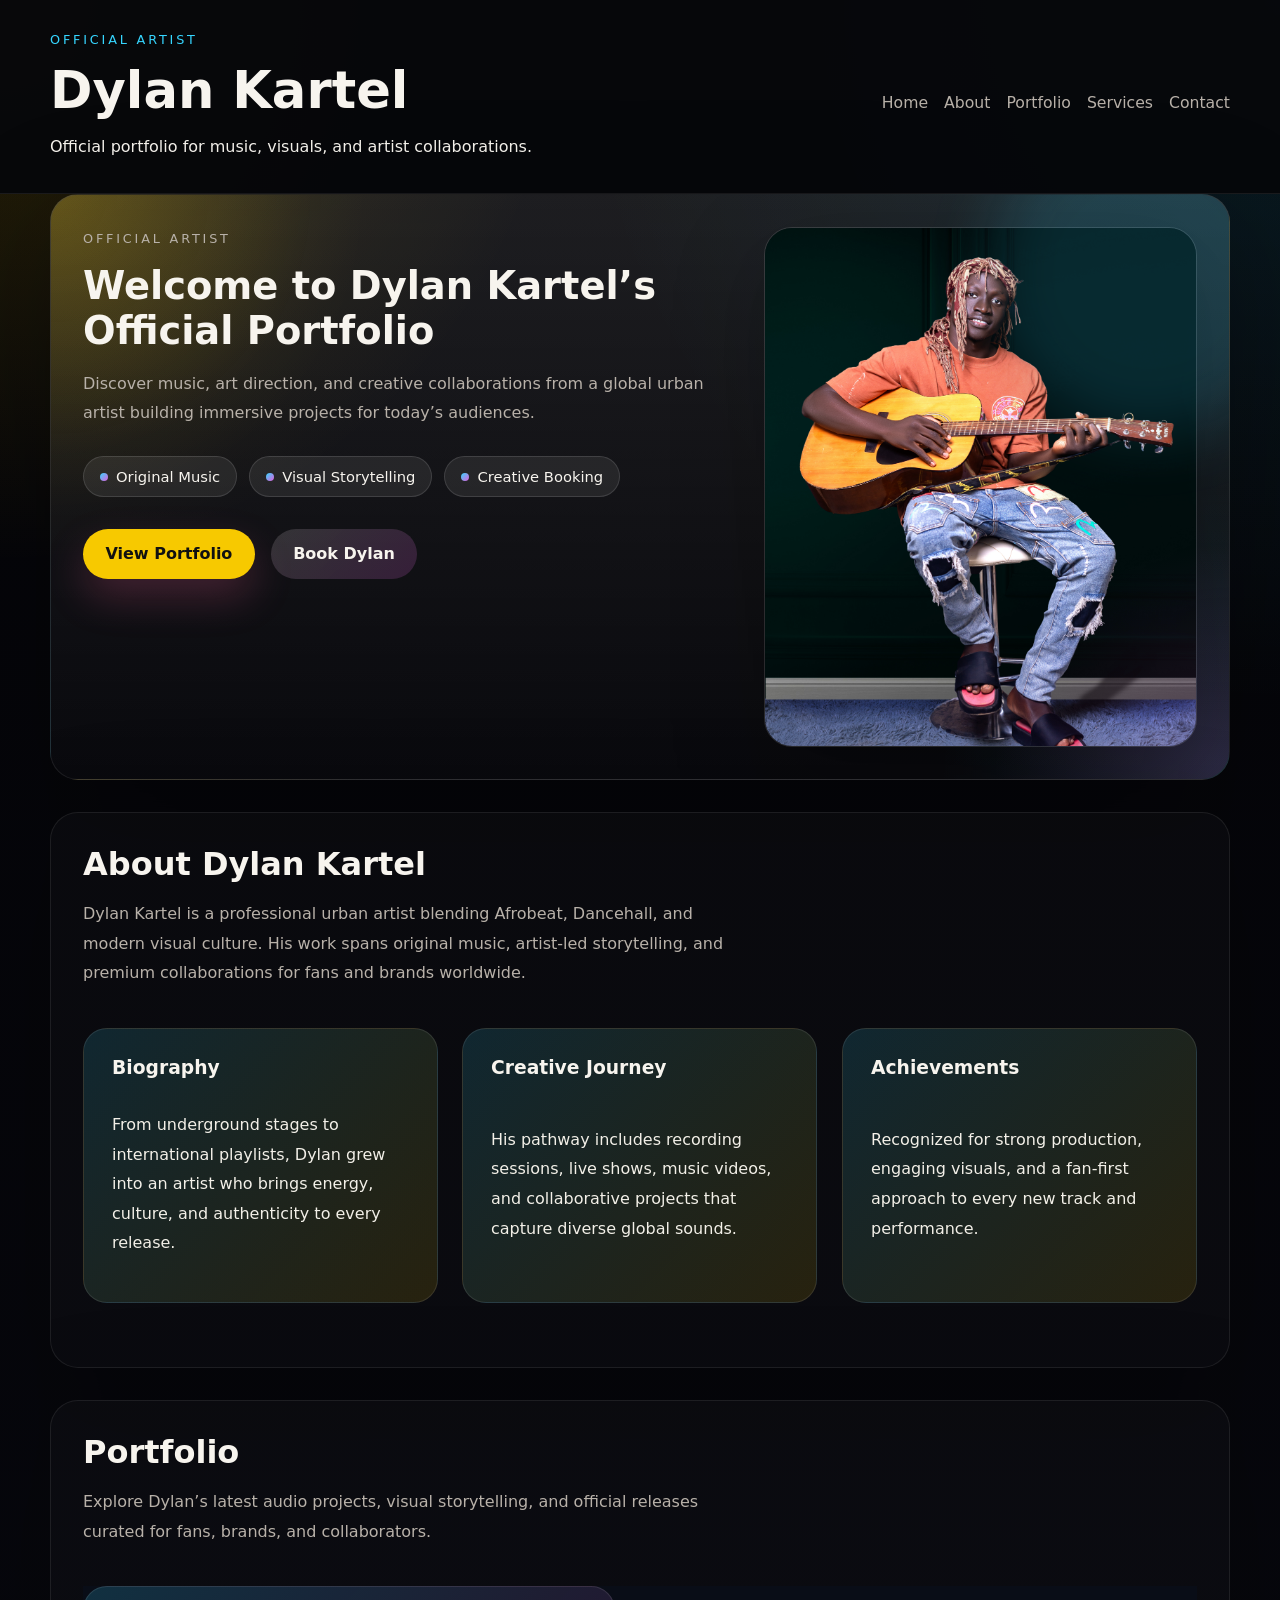
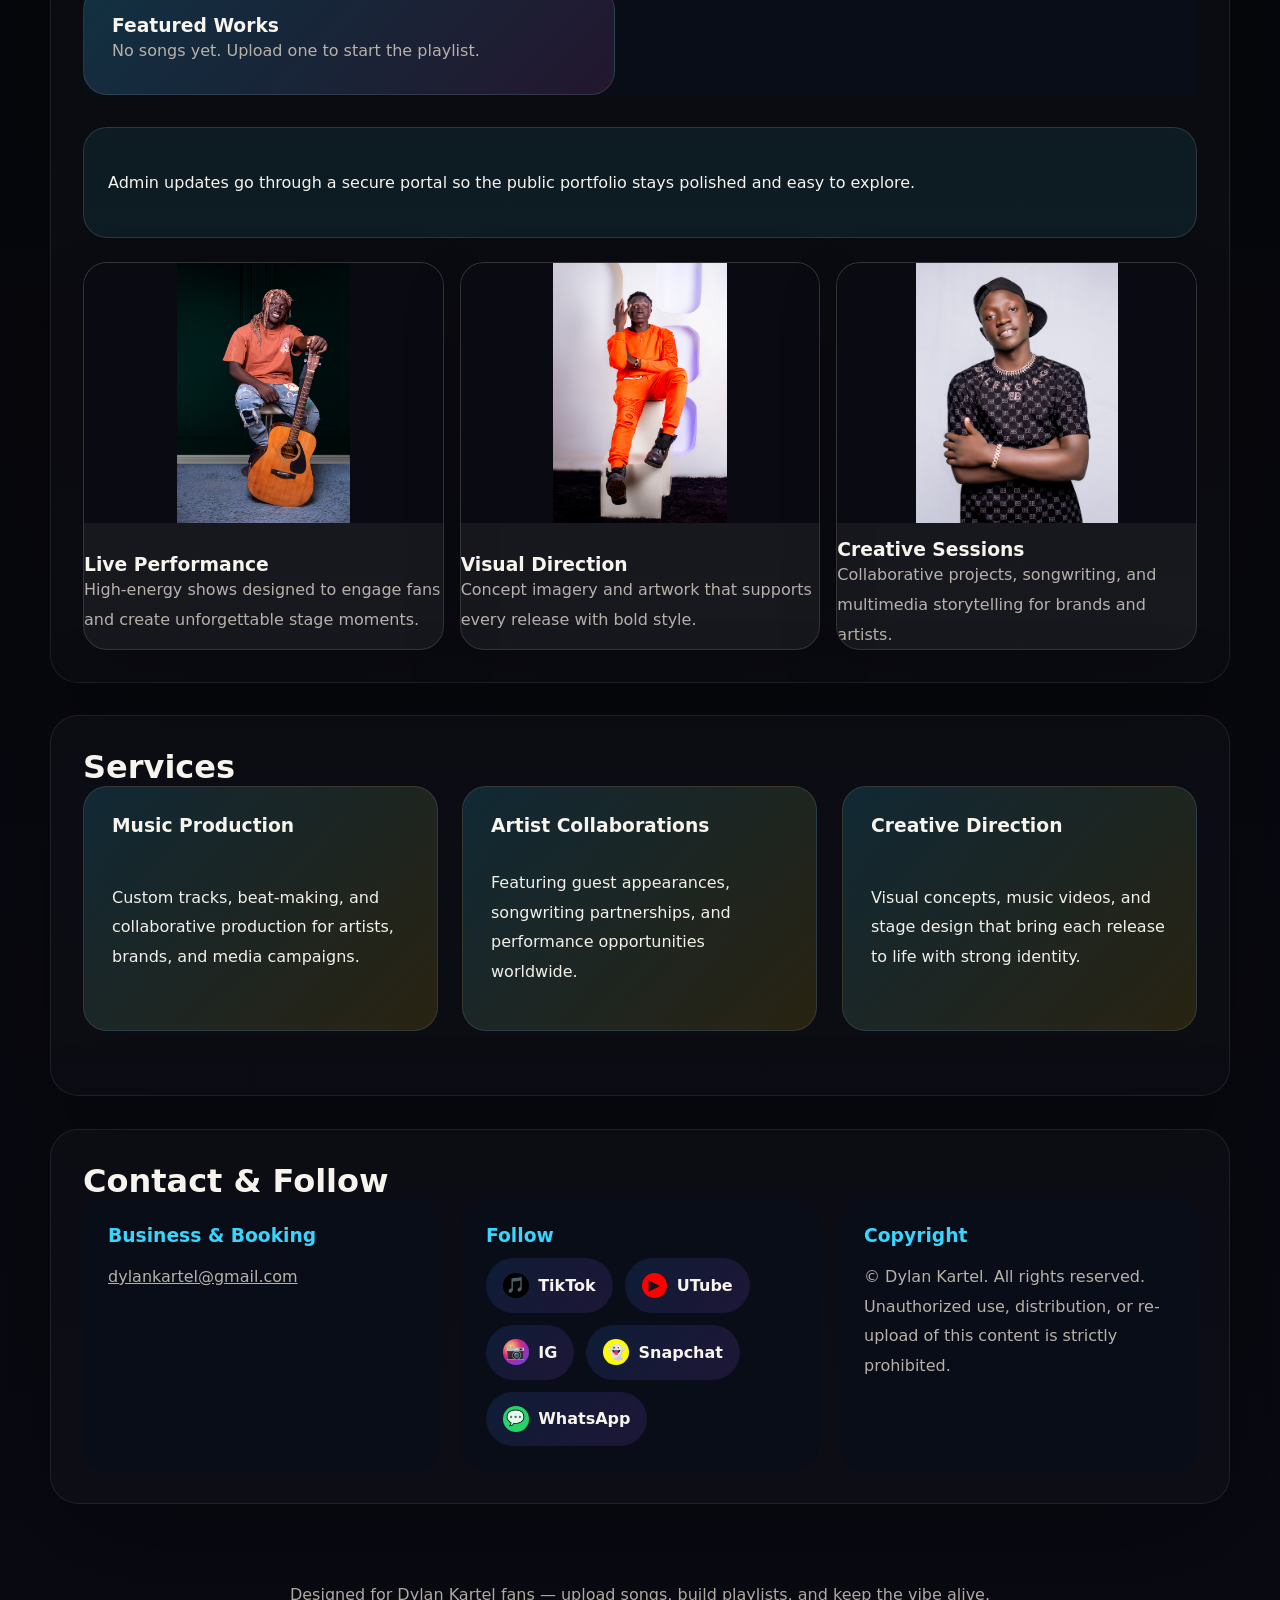
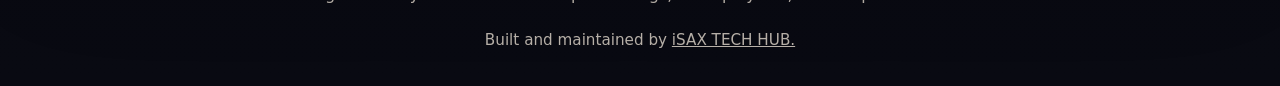
<file: index.html>
<!DOCTYPE html>
<html lang="en">
<head>
  <meta charset="UTF-8" />
  <meta name="viewport" content="width=device-width, initial-scale=1.0" />
  <title>Dylan Kartel | Artist Portfolio</title>
  <link rel="stylesheet" href="styles.css" />
</head>
<body data-page="public">
  <header class="site-header">
    <div class="container header-inner">
      <div>
        <p class="eyebrow">Official Artist</p>
        <h1>Dylan Kartel</h1>
        <p class="tagline">Official portfolio for music, visuals, and artist collaborations.</p>
      </div>
      <nav>
        <a href="#hero">Home</a>
        <a href="#about">About</a>
        <a href="#portfolio">Portfolio</a>
        <a href="#services">Services</a>
        <a href="#contact">Contact</a>
      </nav>
    </div>
  </header>

  <main class="container">
    <section id="hero" class="hero-card">
      <div class="hero-content">
        <p class="eyebrow">Official Artist</p>
        <h2>Welcome to Dylan Kartel’s Official Portfolio</h2>
        <p>Discover music, art direction, and creative collaborations from a global urban artist building immersive projects for today’s audiences.</p>
        <div class="hero-badges">
          <span class="badge-pill">Original Music</span>
          <span class="badge-pill">Visual Storytelling</span>
          <span class="badge-pill">Creative Booking</span>
        </div>
        <div class="hero-actions">
          <a class="button primary" href="#portfolio">View Portfolio</a>
          <a class="button secondary" href="#contact">Book Dylan</a>
        </div>
      </div>
      <div class="hero-media">
        <img class="hero-image" src="assets/AAA_5593.jpg.jpeg" alt="Dylan Kartel performing" />
      </div>
    </section>

    <section id="about" class="content-section">
      <div class="section-header">
        <div>
          <h2>About Dylan Kartel</h2>
          <p>Dylan Kartel is a professional urban artist blending Afrobeat, Dancehall, and modern visual culture. His work spans original music, artist-led storytelling, and premium collaborations for fans and brands worldwide.</p>
        </div>
      </div>
      <div class="feature-grid">
        <div class="feature-card">
          <h3>Biography</h3>
          <p>From underground stages to international playlists, Dylan grew into an artist who brings energy, culture, and authenticity to every release.</p>
        </div>
        <div class="feature-card">
          <h3>Creative Journey</h3>
          <p>His pathway includes recording sessions, live shows, music videos, and collaborative projects that capture diverse global sounds.</p>
        </div>
        <div class="feature-card">
          <h3>Achievements</h3>
          <p>Recognized for strong production, engaging visuals, and a fan-first approach to every new track and performance.</p>
        </div>
      </div>
    </section>

    <section id="portfolio" class="content-section music-section">
      <div class="section-header">
        <div>
          <h2>Portfolio</h2>
          <p>Explore Dylan’s latest audio projects, visual storytelling, and official releases curated for fans, brands, and collaborators.</p>
        </div>
      </div>
      <div class="music-panel">
        <div class="playlist-card">
          <h3>Featured Works</h3>
          <div id="playlist" class="playlist">
            <p class="empty-state">No songs yet. Check back soon for the latest releases.</p>
          </div>
        </div>
      </div>
      <div class="hint-card">
        <p>Admin updates go through a secure portal so the public portfolio stays polished and easy to explore.</p>
      </div>

      <div class="portfolio-gallery">
        <div class="gallery-card">
          <img src="assets/AAA_5597.jpg.jpeg" alt="Live performance image" />
          <div>
            <h3>Live Performance</h3>
            <p>High-energy shows designed to engage fans and create unforgettable stage moments.</p>
          </div>
        </div>
        <div class="gallery-card">
          <img src="assets/edited.jpg.jpeg" alt="Studio artwork image" />
          <div>
            <h3>Visual Direction</h3>
            <p>Concept imagery and artwork that supports every release with bold style.</p>
          </div>
        </div>
        <div class="gallery-card">
          <img src="assets/fb785a7c-7310-4de1-8ca7-703c5df25448-1.jpg.jpeg" alt="Creative session image" />
          <div>
            <h3>Creative Sessions</h3>
            <p>Collaborative projects, songwriting, and multimedia storytelling for brands and artists.</p>
          </div>
        </div>
      </div>
    </section>

    <section id="services" class="content-section">
      <h2>Services</h2>
      <div class="feature-grid">
        <div class="feature-card">
          <h3>Music Production</h3>
          <p>Custom tracks, beat-making, and collaborative production for artists, brands, and media campaigns.</p>
        </div>
        <div class="feature-card">
          <h3>Artist Collaborations</h3>
          <p>Featuring guest appearances, songwriting partnerships, and performance opportunities worldwide.</p>
        </div>
        <div class="feature-card">
          <h3>Creative Direction</h3>
          <p>Visual concepts, music videos, and stage design that bring each release to life with strong identity.</p>
        </div>
      </div>
    </section>

    <section id="contact" class="content-section contact-section">
      <h2>Contact & Follow</h2>
      <div class="contact-grid">
        <div>
          <h3>Business & Booking</h3>
          <p><a href="mailto:dylankartel@gmail.com">dylankartel@gmail.com</a></p>
        </div>
        <div>
          <h3>Follow</h3>
          <div class="social-links">
            <a class="social-link tiktok" href="#" target="_blank" rel="noreferrer">TikTok</a>
            <a class="social-link utube" href="#" target="_blank" rel="noreferrer">UTube</a>
            <a class="social-link ig" href="#" target="_blank" rel="noreferrer">IG</a>
            <a class="social-link snapchat" href="#" target="_blank" rel="noreferrer">Snapchat</a>
            <a class="social-link whatsapp" href="#" target="_blank" rel="noreferrer">WhatsApp</a>
          </div>
        </div>
        <div>
          <h3>Copyright</h3>
          <p>© Dylan Kartel. All rights reserved. Unauthorized use, distribution, or re-upload of this content is strictly prohibited.</p>
        </div>
      </div>
    </section>
  </main>

  <footer class="site-footer">
    <p>Designed for Dylan Kartel fans — upload songs, build playlists, and keep the vibe alive.</p>
    <p class="dev-note">Built and maintained by <a class="social-link whatsapp" target="_blank" rel="noreferrer" href="https://wa.me/256785874322?text=👋%20Hello%20iSAX%20Tech%20Hub!%0A%0A📝%20Name:%20________%0A💼%20Service:%20CV%20/%20Website%20/%20Design%20/%20IT%20Support%0A📋%20Details:%20________">iSAX TECH HUB.</p>
  </footer>

  <script src="script.js"></script>
</body>
</html>
</file>
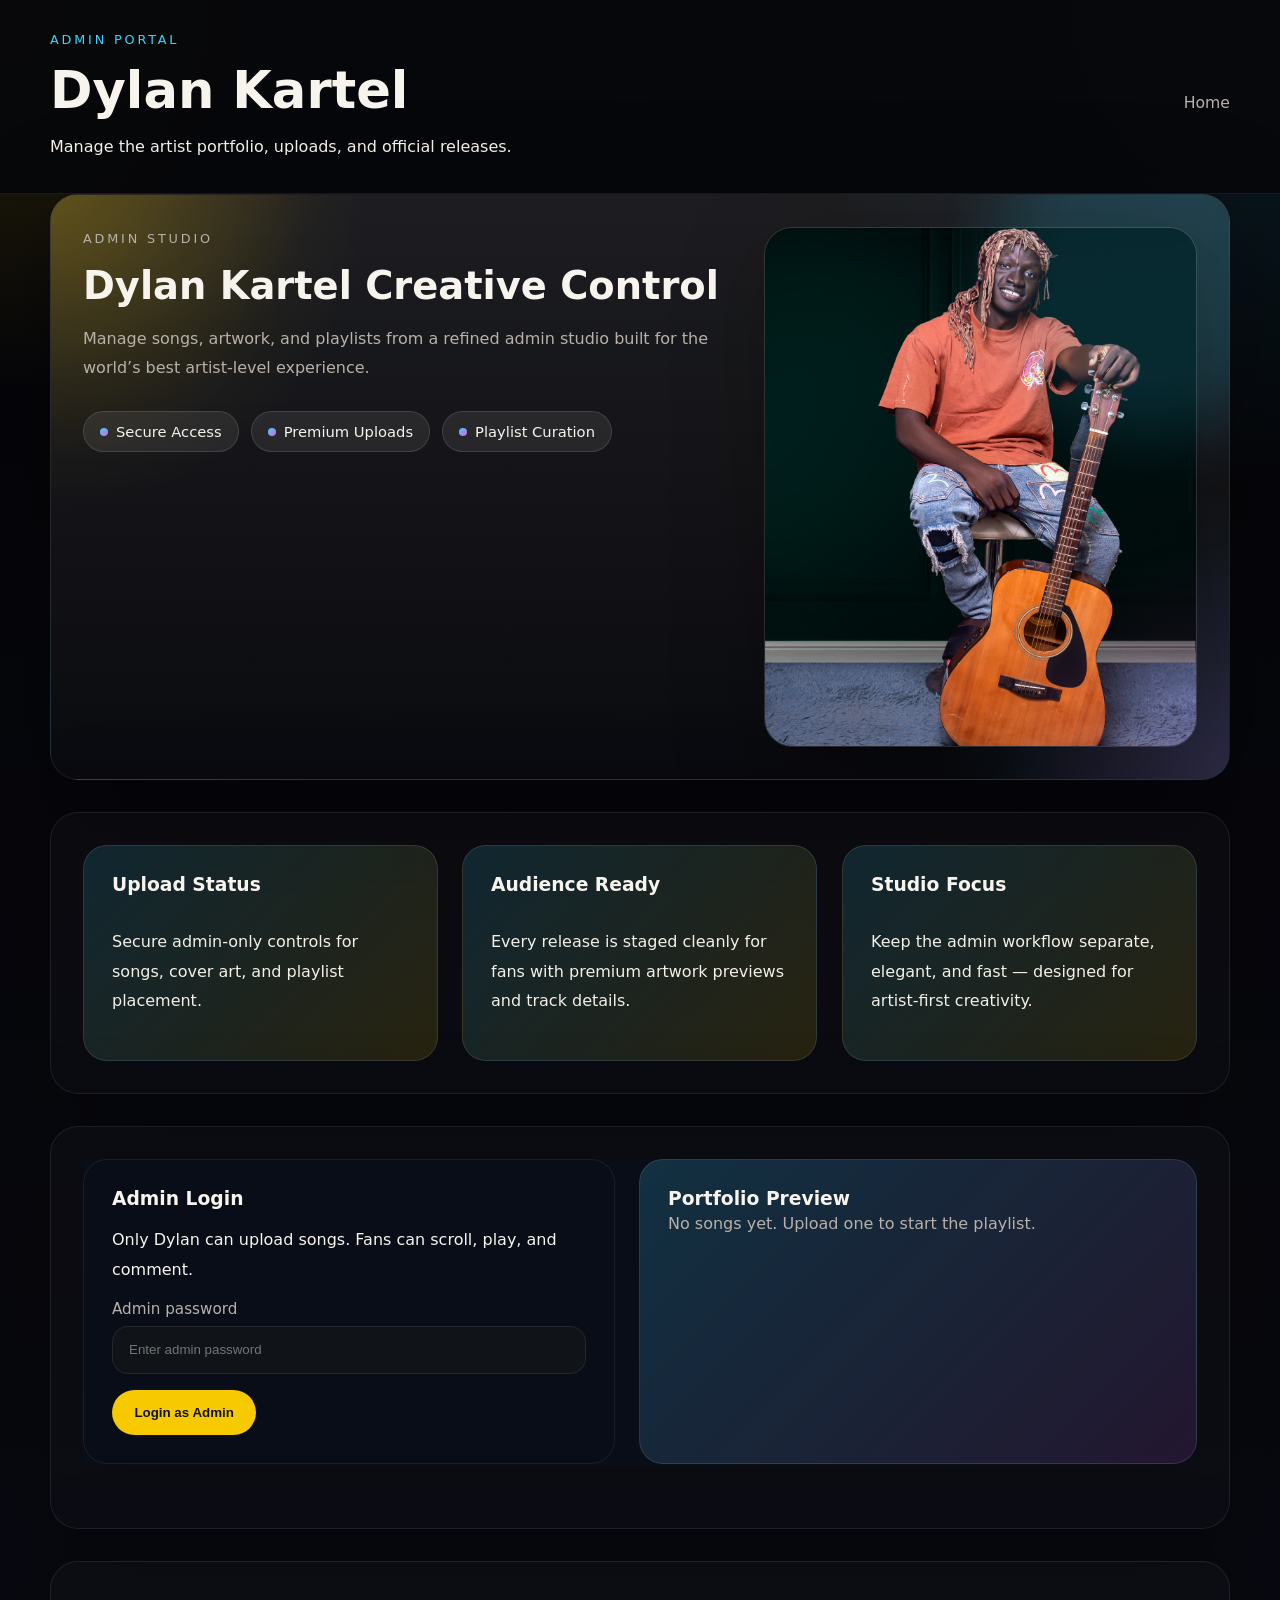
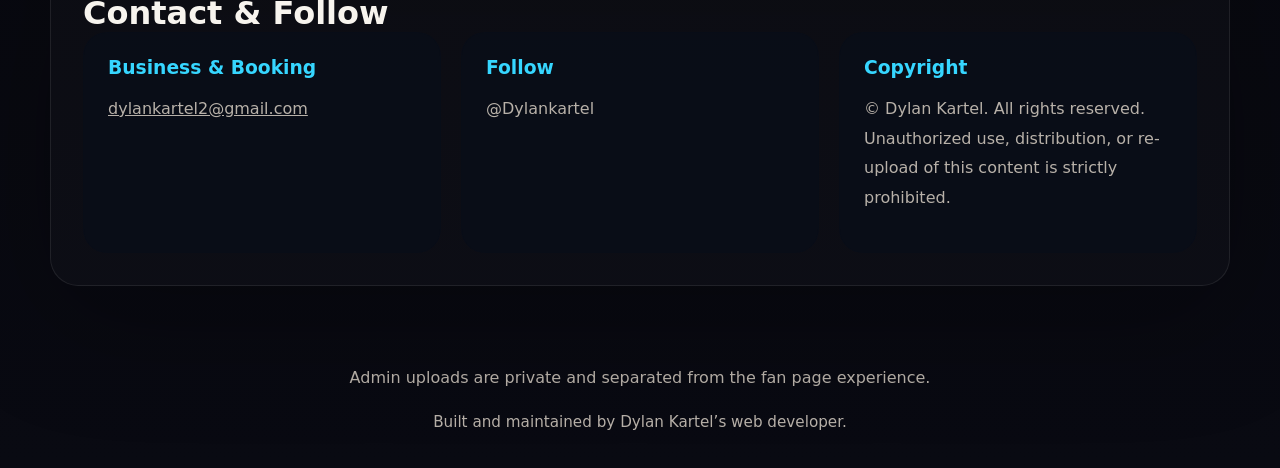
<file: admin.html>
<!DOCTYPE html>
<html lang="en">
<head>
  <meta charset="UTF-8" />
  <meta name="viewport" content="width=device-width, initial-scale=1.0" />
  <title>Dylan Kartel Admin Portal</title>
  <link rel="stylesheet" href="styles.css" />
</head>
<body data-page="admin">
  <header class="site-header">
    <div class="container header-inner">
      <div>
        <p class="eyebrow">Admin Portal</p>
        <h1>Dylan Kartel</h1>
        <p class="tagline">Manage the artist portfolio, uploads, and official releases.</p>
      </div>
      <nav>
        <a href="index.html">Home</a>
      </nav>
    </div>
  </header>

  <main class="container">
    <section class="hero-card">
      <div class="hero-content">
        <p class="eyebrow">Admin Studio</p>
        <h2>Dylan Kartel Creative Control</h2>
        <p>Manage songs, artwork, and playlists from a refined admin studio built for the world’s best artist-level experience.</p>
        <div class="hero-badges">
          <span class="badge-pill">Secure Access</span>
          <span class="badge-pill">Premium Uploads</span>
          <span class="badge-pill">Playlist Curation</span>
        </div>
      </div>
      <div class="hero-media">
        <img class="hero-image" src="assets/AAA_5597.jpg.jpeg" alt="Dylan Kartel performing" />
      </div>
    </section>

    <section class="content-section admin-overview">
      <div class="overview-grid">
        <div class="stat-card">
          <h3>Upload Status</h3>
          <p>Secure admin-only controls for songs, cover art, and playlist placement.</p>
        </div>
        <div class="stat-card">
          <h3>Audience Ready</h3>
          <p>Every release is staged cleanly for fans with premium artwork previews and track details.</p>
        </div>
        <div class="stat-card">
          <h3>Studio Focus</h3>
          <p>Keep the admin workflow separate, elegant, and fast — designed for artist-first creativity.</p>
        </div>
      </div>
    </section>

    <section class="content-section music-section">
      <div class="music-panel">
        <div class="upload-card">
          <h3>Admin Login</h3>
          <p id="uploadMessage">Please log in to upload new work or manage the portfolio.</p>

          <form id="loginForm" class="admin-form">
            <label>
              Admin password
              <input type="password" id="adminPassword" placeholder="Enter admin password" required />
            </label>
            <button type="submit">Login as Admin</button>
          </form>

          <div id="adminStatus" class="admin-status hidden">
            <p>Logged in as admin. Upload your latest track or artwork details below.</p>
            <button id="logoutButton" type="button">Logout</button>
          </div>

          <div id="uploadFormContainer" class="hidden">
            <form id="uploadForm">
              <label>
                Project title
                <input type="text" id="songTitle" placeholder="Enter track or artwork title" required />
              </label>
              <label>
                Artist
                <input type="text" id="songArtist" value="Dylan Kartel" required />
              </label>
              <label>
                Cover image URL (optional)
                <input type="url" id="songImage" placeholder="https://example.com/artwork.jpg" />
              </label>
              <label>
                Audio file
                <input type="file" id="songFile" accept="audio/*" required />
              </label>
              <button type="submit">Upload Work</button>
            </form>
            <p class="hint">Note: This demo stores uploaded tracks in your browser. Refresh will preserve entries if supported.</p>
          </div>
        </div>

        <div class="playlist-card">
          <h3>Portfolio Preview</h3>
          <div id="playlist" class="playlist">
            <p class="empty-state">No songs yet. Upload a project to populate the portfolio.</p>
          </div>
        </div>
      </div>
    </section>

    <section id="contact" class="content-section contact-section">
      <h2>Contact & Follow</h2>
      <div class="contact-grid">
        <div>
          <h3>Business & Booking</h3>
          <p><a href="mailto:dylankartel2@gmail.com">dylankartel2@gmail.com</a></p>
        </div>
        <div>
          <h3>Follow</h3>
          <p>@Dylankartel</p>
        </div>
        <div>
          <h3>Copyright</h3>
          <p>© Dylan Kartel. All rights reserved. Unauthorized use, distribution, or re-upload of this content is strictly prohibited.</p>
        </div>
      </div>
    </section>
  </main>

  <footer class="site-footer">
    <p>Admin uploads are private and separated from the fan page experience.</p>
    <p class="dev-note">Built and maintained by Dylan Kartel’s web developer.</p>
  </footer>

  <script src="script.js"></script>
</body>
</html>
</file>
<file: styles.css>
:root {
  color-scheme: dark;
  --bg: #07060b;
  --surface: rgba(10, 14, 24, 0.88);
  --surface-strong: rgba(5, 7, 15, 0.98);
  --text: #f7f4ee;
  --muted: #b8b1a9;
  --accent: #f7c900;
  --accent2: #36d6ff;
  --accent3: #e15fdc;
  --accent-soft: rgba(247, 201, 9, 0.18);
  --border: rgba(255, 255, 255, 0.08);
  --shadow: 0 32px 120px rgba(0, 0, 0, 0.28);
  scroll-behavior: smooth;
}

* {
  box-sizing: border-box;
}

body {
  margin: 0;
  font-family: Inter, system-ui, -apple-system, BlinkMacSystemFont, 'Segoe UI', sans-serif;
  background: radial-gradient(circle at top left, rgba(247, 201, 9, 0.16), transparent 16%),
    radial-gradient(circle at top right, rgba(54, 214, 255, 0.12), transparent 20%),
    linear-gradient(180deg, #040407 0%, #090a12 100%);
  color: var(--text);
  min-height: 100vh;
  animation: fadeIn 0.9s ease both;
}

img {
  max-width: 100%;
  display: block;
}

a {
  color: inherit;
}

.container {
  width: min(1180px, calc(100% - 2rem));
  margin: 0 auto;
}

.site-header {
  padding: 1.75rem 0 1rem;
  background: rgba(7, 8, 11, 0.82);
  backdrop-filter: blur(16px);
  border-bottom: 1px solid rgba(255, 255, 255, 0.08);
}

.site-header,
.content-section,
.hero-card,
.music-panel,
.feature-card,
.status-card,
.playlist-card,
.upload-card,
.gallery-card,
.contact-grid > div {
  background: var(--surface);
}

.header-inner {
  display: flex;
  align-items: center;
  justify-content: space-between;
  gap: 1.5rem;
}

.eyebrow {
  margin: 0 0 0.75rem;
  color: var(--accent2);
  letter-spacing: 0.22em;
  text-transform: uppercase;
  font-size: 0.8rem;
}

h1,
h2,
h3 {
  margin: 0;
  font-weight: 700;
}

h1 {
  font-size: clamp(2.8rem, 4vw, 4.6rem);
  line-height: 1.02;
}

h2 {
  font-size: clamp(1.9rem, 2.5vw, 3rem);
}

.tagline,
p,
li,
code {
  line-height: 1.85;
}

nav {
  display: flex;
  flex-wrap: wrap;
  gap: 1rem;
}

nav a {
  color: var(--muted);
  text-decoration: none;
  transition: color 0.2s ease;
  font-size: 0.98rem;
}

nav a:hover {
  color: var(--accent2);
}

.site-header {
  background: rgba(7, 8, 11, 0.95);
  backdrop-filter: blur(16px);
  border-bottom: 1px solid rgba(255, 255, 255, 0.08);
}

.hero-card,
.content-section,
.music-panel,
.admin-overview,
.feature-card,
.status-card {
  margin-bottom: 2rem;
}

.hero-card {
  padding: 2rem;
  background: radial-gradient(circle at top left, rgba(247, 201, 9, 0.12), transparent 24%),
    radial-gradient(circle at bottom right, rgba(54, 214, 255, 0.12), transparent 22%),
    linear-gradient(180deg, rgba(255,255,255,0.1), rgba(255,255,255,0.02));
  border: 1px solid rgba(255,255,255,0.08);
  border-radius: 28px;
  display: grid;
  grid-template-columns: 1.5fr 1fr;
  gap: 2rem;
  box-shadow: var(--shadow);
  backdrop-filter: blur(18px);
  position: relative;
  overflow: hidden;
  animation: popIn 0.9s ease both;
}

.hero-card::before {
  content: '';
  position: absolute;
  inset: 0;
  background: radial-gradient(circle at top left, rgba(247, 201, 9, 0.14), transparent 20%),
    radial-gradient(circle at bottom right, rgba(225, 95, 220, 0.14), transparent 18%);
  pointer-events: none;
}

.hero-card::after {
  content: '';
  position: absolute;
  width: 320px;
  height: 320px;
  border-radius: 50%;
  background: rgba(54, 214, 255, 0.14);
  filter: blur(32px);
  top: -80px;
  right: -80px;
  z-index: 0;
  animation: float 12s ease-in-out infinite;
}

.hero-content {
  position: relative;
  z-index: 1;
}

.hero-content h2 {
  font-size: clamp(2.2rem, 3vw, 3.4rem);
  margin-bottom: 1rem;
}

.hero-content p {
  max-width: 42rem;
  color: var(--muted);
}

.hero-badges {
  display: flex;
  flex-wrap: wrap;
  gap: 0.75rem;
  margin: 1.75rem 0 0;
}

.badge-pill {
  display: inline-flex;
  align-items: center;
  gap: 0.5rem;
  padding: 0.7rem 1rem;
  border-radius: 999px;
  background: rgba(255,255,255,0.08);
  border: 1px solid rgba(255,255,255,0.12);
  color: var(--text);
  font-size: 0.92rem;
}

.badge-pill::before {
  content: '';
  width: 8px;
  height: 8px;
  border-radius: 50%;
  background: linear-gradient(135deg, var(--accent2), var(--accent3));
}

.hero-actions {
  display: flex;
  flex-wrap: wrap;
  gap: 1rem;
  margin-top: 2rem;
}

.button {
  display: inline-flex;
  align-items: center;
  justify-content: center;
  gap: 0.5rem;
  padding: 0.95rem 1.6rem;
  border-radius: 999px;
  border: 1px solid transparent;
  cursor: pointer;
  text-decoration: none;
  transition: transform 0.2s ease, background 0.2s ease, border-color 0.2s ease;
}

.button.primary {
  background: linear-gradient(135deg, #ffbd3d 0%, #f05a94 100%);
  color: #111;
  box-shadow: 0 18px 40px rgba(240, 90, 148, 0.22);
}

.button.secondary {
  background: linear-gradient(135deg, rgba(255,255,255,0.14), rgba(225,95,220,0.18));
  color: var(--text);
  border-color: rgba(255,255,255,0.18);
}

.button:hover {
  transform: translateY(-1px);
}

.hero-media {
  display: flex;
  align-items: center;
  justify-content: center;
}

.hero-image {
  width: 100%;
  border-radius: 28px;
  max-height: 520px;
  object-fit: cover;
  box-shadow: 0 30px 90px rgba(0, 0, 0, 0.28);
  border: 1px solid rgba(255,255,255,0.12);
  animation: float 18s ease-in-out infinite;
}

.content-section {
  background: rgba(255, 255, 255, 0.02);
  border: 1px solid var(--border);
  border-radius: 28px;
  padding: 2rem;
  box-shadow: var(--shadow);
  animation: popIn 0.9s ease both;
}

.section-header {
  display: flex;
  align-items: flex-start;
  justify-content: space-between;
  gap: 1rem;
  margin-bottom: 1.5rem;
}

.section-header p {
  max-width: 42rem;
  color: var(--muted);
}

.music-panel {
  display: grid;
  grid-template-columns: 1fr 1.05fr;
  gap: 1.5rem;
}

.upload-card,
.status-card {
  border-radius: 24px;
  padding: 1.75rem;
  background: var(--surface);
  border: 1px solid rgba(255,255,255,0.07);
  animation: popIn 0.9s ease both;
}

.playlist-card {
  border-radius: 24px;
  padding: 1.75rem;
  background: linear-gradient(135deg, rgba(54,214,255,0.18), rgba(225,95,220,0.12));
  border: 1px solid rgba(255,255,255,0.1);
  animation: popIn 0.9s ease both;
}

.feature-card,
.stat-card {
  border-radius: 24px;
  padding: 1.75rem;
  background: linear-gradient(135deg, rgba(54,214,255,0.14), rgba(247,201,9,0.12));
  border: 1px solid rgba(255,255,255,0.1);
  animation: popIn 0.9s ease both;
}

.upload-card h3,
.playlist-card h3,
.feature-card h3,
.stat-card h3 {
  margin-top: 0;
}

.upload-card form,
.admin-form,
.comment-form,
.status-card {
  display: grid;
  gap: 1rem;
}

.upload-card label,
.admin-form label {
  display: grid;
  gap: 0.5rem;
  font-size: 0.95rem;
  color: var(--muted);
}

.upload-card input[type="text"],
.upload-card input[type="url"],
.upload-card input[type="file"],
.comment-name,
.comment-text,
.admin-form input[type="password"] {
  width: 100%;
  padding: 0.95rem 1rem;
  border-radius: 16px;
  border: 1px solid rgba(255,255,255,0.08);
  background: #101318;
  color: var(--text);
}

.upload-card button,
.admin-form button,
.comment-form button,
.admin-status button,
.button.primary,
.button.secondary {
  width: fit-content;
  padding: 0.95rem 1.4rem;
  border: none;
  border-radius: 999px;
  background: var(--accent);
  color: #111;
  font-weight: 700;
  cursor: pointer;
  transition: transform 0.2s ease, box-shadow 0.2s ease;
}

.button.secondary,
.upload-card button.secondary,
.comment-form button.secondary {
  background: linear-gradient(135deg, rgba(255,255,255,0.14), rgba(225,95,220,0.18));
  color: var(--text);
}

.upload-card button:hover,
.admin-form button:hover,
.comment-form button:hover,
.admin-status button:hover,
.button:hover {
  transform: translateY(-1px);
}

.status-pill {
  display: inline-flex;
  padding: 0.6rem 1rem;
  border-radius: 999px;
  background: rgba(243,180,2,0.14);
  color: var(--accent);
  font-size: 0.92rem;
  font-weight: 700;
}

.hint {
  margin: 0;
  color: var(--muted);
  font-size: 0.92rem;
}

.hint-card {
  margin-top: 1.25rem;
  padding: 1.5rem;
  border-radius: 24px;
  background: rgba(54,214,255,0.08);
  border: 1px solid rgba(255,255,255,0.12);
  color: var(--text);
}

.portfolio-gallery {
  display: grid;
  grid-template-columns: repeat(auto-fit, minmax(220px, 1fr));
  gap: 1rem;
  margin-top: 1.5rem;
}

.gallery-card {
  display: grid;
  gap: 1rem;
  background: rgba(255,255,255,0.05);
  border: 1px solid rgba(255,255,255,0.12);
  border-radius: 24px;
  overflow: hidden;
  box-shadow: 0 24px 60px rgba(0, 0, 0, 0.18);
  transition: transform 0.25s ease, border-color 0.25s ease;
}

.gallery-card:hover {
  transform: translateY(-6px);
  border-color: rgba(247,201,9,0.28);
}

.gallery-card img {
  width: 100%;
  height: 260px;
  object-fit: contain;
  background: #090a12;
  transition: transform 0.35s ease;
  cursor: zoom-in;
}

.gallery-card img:hover {
  transform: scale(1.08);
}

.gallery-card h3 {
  margin: 0;
}

.gallery-card p {
  margin: 0;
  color: var(--muted);
}

.feature-grid,
.overview-grid {
  display: grid;
  gap: 1.5rem;
  grid-template-columns: repeat(auto-fit, minmax(220px, 1fr));
}

.feature-card,
.stat-card {
  display: grid;
  gap: 1rem;
  min-height: 180px;
}

.feature-card p,
.stat-card p {
  color: #f3f0e8;
}

.playlist {
  display: grid;
  gap: 1rem;
}

.track-card {
  display: grid;
  grid-template-columns: 150px 1fr;
  gap: 1.25rem;
  padding: 1.35rem;
  border-radius: 26px;
  background: rgba(255,255,255,0.05);
  border: 1px solid rgba(255,255,255,0.08);
  align-items: start;
  transition: transform 0.25s ease, box-shadow 0.25s ease;
}

.track-card:hover {
  transform: translateY(-4px);
  box-shadow: 0 28px 70px rgba(0, 0, 0, 0.2);
}

.track-art {
  width: 100%;
  min-height: 150px;
  overflow: hidden;
  border-radius: 22px;
}

.track-art img {
  width: 100%;
  height: 100%;
  object-fit: cover;
}

.track-details {
  display: grid;
  gap: 1rem;
}

.track-card audio {
  width: 100%;
}

.track-title {
  display: flex;
  justify-content: space-between;
  gap: 1rem;
  align-items: baseline;
}

.track-title strong {
  font-size: 1.05rem;
}

.track-meta,
.comment-meta,
.empty-state {
  color: var(--muted);
}

.empty-state {
  margin: 0;
}

.code-section pre {
  background: rgba(255,255,255,0.04);
  border: 1px solid rgba(255,255,255,0.08);
  border-radius: 18px;
  padding: 1rem;
  overflow-x: auto;
}

.code-section code {
  color: var(--text);
}

.admin-form,
.admin-status,
.comment-form {
  display: grid;
  gap: 1rem;
}

.admin-status {
  padding: 1rem 0;
}

.comment-list {
  display: grid;
  gap: 0.85rem;
  margin: 1rem 0;
}

.comment-item {
  padding: 1rem 1.1rem;
  border-radius: 18px;
  background: rgba(255,255,255,0.04);
  border: 1px solid rgba(255,255,255,0.06);
}

.comment-text-content {
  margin: 0 0 0.5rem;
}

.comment-meta {
  margin: 0;
  font-size: 0.9rem;
}

.comments-header {
  display: flex;
  justify-content: space-between;
  align-items: center;
  gap: 1rem;
}

.comment-row {
  display: grid;
  gap: 0.75rem;
}

.comment-name,
.comment-text {
  width: 100%;
  border-radius: 16px;
  border: 1px solid rgba(255,255,255,0.08);
  background: #101318;
  color: var(--text);
  padding: 0.95rem 1rem;
}

.comment-text {
  min-height: 100px;
  resize: vertical;
}

.hidden {
  display: none !important;
}

.contact-grid {
  display: grid;
  gap: 1.25rem;
  grid-template-columns: repeat(auto-fit, minmax(230px, 1fr));
}

.contact-grid > div {
  padding: 1.5rem;
  border-radius: 24px;
  background: var(--surface);
  border: 1px solid rgba(15, 23, 42, 0.08);
}

.contact-grid h3 {
  margin-bottom: 0.5rem;
  color: var(--accent2);
}

.contact-grid p,
.contact-grid a {
  color: var(--muted);
}

.site-footer {
  text-align: center;
  padding: 1.75rem 0 2rem;
  color: var(--muted);
}

.dev-note {
  margin: 0.6rem 0 0;
  color: var(--muted);
  font-size: 0.95rem;
}

.social-links {
  display: flex;
  flex-wrap: wrap;
  gap: 0.75rem;
  margin-top: 0.75rem;
}

.social-links a {
  display: inline-flex;
  align-items: center;
  justify-content: center;
  gap: 0.6rem;
  padding: 0.85rem 1rem;
  border-radius: 999px;
  background: linear-gradient(135deg, rgba(59, 130, 246, 0.14), rgba(168, 85, 247, 0.14));
  color: var(--text);
  text-decoration: none;
  font-weight: 600;
  border: 1px solid rgba(15, 23, 42, 0.08);
  transition: transform 0.2s ease, background 0.2s ease, color 0.2s ease;
}

.social-links a::before {
  display: inline-flex;
  align-items: center;
  justify-content: center;
  width: 1.6rem;
  height: 1.6rem;
  border-radius: 50%;
  color: var(--surface);
  font-size: 0.95rem;
  line-height: 1;
}

.social-links a.tiktok::before {
  content: '🎵';
  background: #010101;
}

.social-links a.utube::before {
  content: '▶️';
  background: #ff0000;
}

.social-links a.ig::before {
  content: '📷';
  background: radial-gradient(circle at 30% 30%, #feda75, #d62976 40%, #962fbf 60%, #4f5bd5 100%);
}

.social-links a.snapchat::before {
  content: '👻';
  background: #fffc00;
  color: #111;
}

.social-links a.whatsapp::before {
  content: '💬';
  background: #25d366;
}

.social-links a:hover {
  transform: translateY(-2px);
  background: linear-gradient(135deg, rgba(59, 130, 246, 0.22), rgba(168, 85, 247, 0.22));
}

@keyframes fadeIn {
  from {
    opacity: 0;
    transform: translateY(12px);
  }
  to {
    opacity: 1;
    transform: translateY(0);
  }
}

@keyframes popIn {
  from {
    opacity: 0;
    transform: translateY(16px) scale(0.98);
  }
  to {
    opacity: 1;
    transform: translateY(0) scale(1);
  }
}

@keyframes float {
  0%, 100% {
    transform: translateY(0) translateX(0);
  }
  50% {
    transform: translateY(-12px) translateX(8px);
  }
}

@media (max-width: 860px) {
  .container {
    width: min(100%, calc(100% - 1.5rem));
  }

  .hero-card,
  .music-panel,
  .feature-grid,
  .overview-grid,
  .track-card,
  .portfolio-gallery {
    grid-template-columns: 1fr;
  }

  .hero-card {
    padding: 1.5rem;
  }

  .hero-image {
    max-height: 420px;
    border-radius: 24px;
  }

  .track-art {
    min-height: 180px;
  }

  .header-inner {
    flex-direction: column;
    align-items: flex-start;
  }

  nav {
    width: 100%;
    justify-content: flex-start;
    gap: 0.85rem;
  }

  nav a {
    font-size: 0.95rem;
  }

  .portfolio-gallery {
    gap: 0.9rem;
  }

  .gallery-card img {
    height: auto;
  }
}

@media (max-width: 640px) {
  .hero-card,
  .content-section,
  .upload-card,
  .playlist-card,
  .feature-card,
  .status-card,
  .contact-grid > div,
  .gallery-card {
    padding: 1rem;
  }

  .site-header {
    padding: 1rem 0 0.75rem;
  }

  .header-inner {
    gap: 1rem;
  }

  .hero-actions {
    flex-direction: column;
    align-items: stretch;
  }

  .hero-actions .button {
    width: 100%;
  }

  .section-header,
  .contact-grid,
  .feature-grid,
  .overview-grid,
  .portfolio-gallery {
    gap: 1rem;
  }

  .contact-grid {
    grid-template-columns: 1fr;
  }

  .social-links {
    justify-content: flex-start;
    gap: 0.5rem;
  }

  .social-links a {
    width: auto;
    padding: 0.75rem 0.95rem;
  }

  .playlist-card,
  .upload-card,
  .feature-card,
  .status-card,
  .gallery-card {
    border-radius: 22px;
  }

  .hero-content h2 {
    font-size: 2rem;
  }

  .site-header,
  .hero-card,
  .content-section {
    border-radius: 22px;
  }
}
</file>
